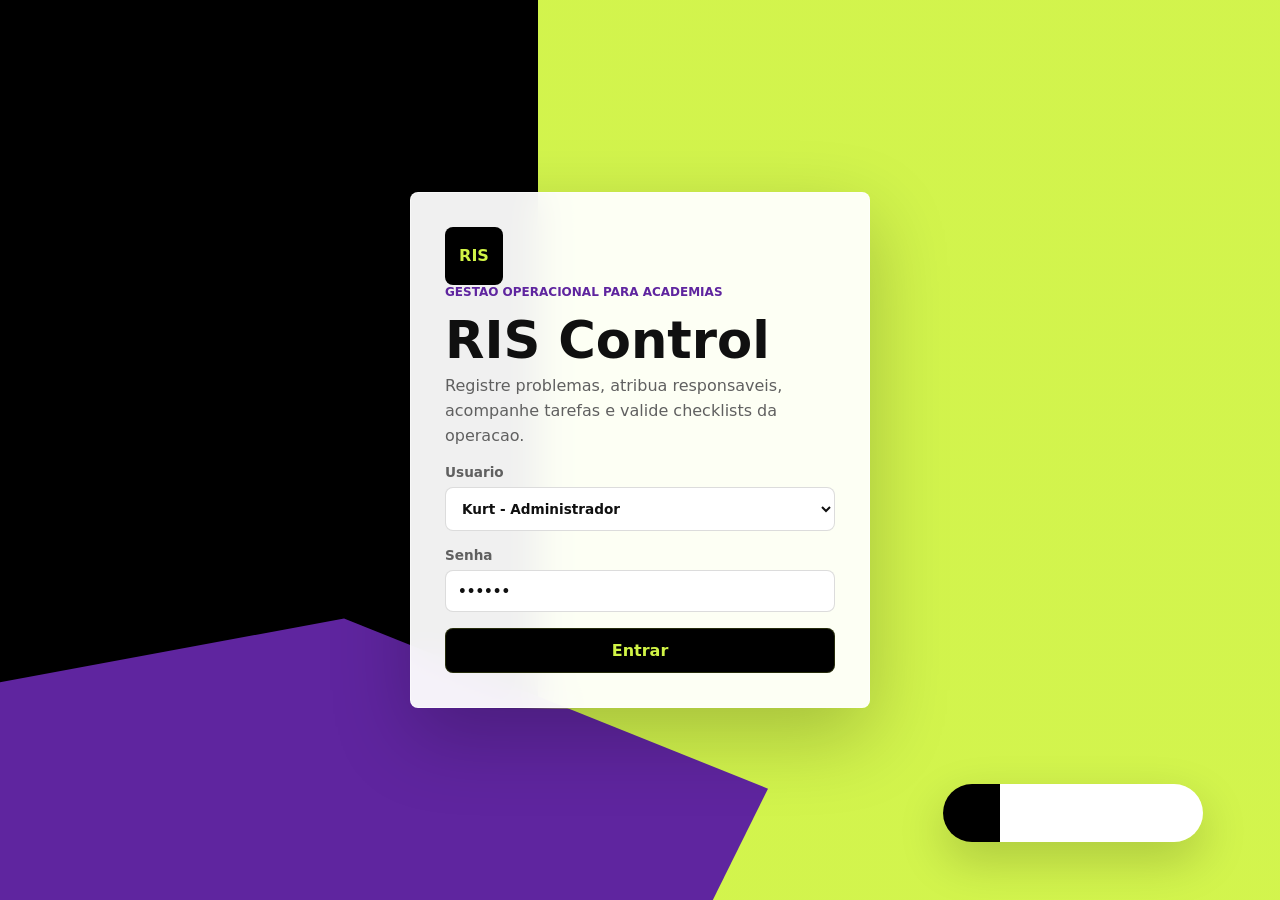
<file: index.html>
﻿<!doctype html>
<html lang="pt-BR">
  <head>
    <meta charset="utf-8">
    <meta http-equiv="refresh" content="0; url=ris-control.html">
    <meta name="viewport" content="width=device-width, initial-scale=1">
    <title>Sistema de Gestao Interna</title>
  </head>
  <body>
    <p><a href="ris-control.html">Abrir RIS Control</a></p>
  </body>
</html>
</file>
<file: ris-control.css>
:root {
  --bg: #000000;
  --panel: #ffffff;
  --panel-strong: #f4f6f1;
  --ink: #101010;
  --muted: #606060;
  --line: rgba(96, 96, 96, 0.22);
  --lime: #d1f446;
  --lime-soft: #efffc0;
  --purple: #5f259f;
  --purple-deep: #421773;
  --cool-gray: #606060;
  --dark-gray: #151515;
  --blue: #3e75a8;
  --amber: #b26a00;
  --red: #cf3c3c;
  --green: #d1f446;
  --green-strong: #9dc02b;
  --shadow: 0 28px 80px rgba(0, 0, 0, 0.22);
  font-family: Inter, ui-sans-serif, system-ui, -apple-system, BlinkMacSystemFont, "Segoe UI", sans-serif;
}

* {
  box-sizing: border-box;
}

body {
  margin: 0;
  min-height: 100vh;
  background: linear-gradient(135deg, #f7f8f5 0%, #eef1ec 56%, #ffffff 100%);
  color: var(--ink);
  overflow-x: hidden;
}

body::before {
  content: none;
}

body::after {
  content: none;
}

button,
input,
select,
textarea {
  font: inherit;
}

button {
  cursor: pointer;
}

.hidden {
  display: none !important;
}

.mobile-menu-button,
.mobile-menu-overlay {
  display: none;
}

.login-shell {
  position: relative;
  overflow: hidden;
  min-height: 100vh;
  display: grid;
  place-items: center;
  padding: 24px;
  background:
    linear-gradient(90deg, #000000 0 42%, rgba(209, 244, 70, 0.96) 42% 100%);
}

.login-shell::before {
  content: "";
  position: absolute;
  left: -12vw;
  bottom: -16vw;
  width: 72vw;
  height: 38vw;
  min-height: 320px;
  background: var(--purple);
  clip-path: polygon(0 19%, 54% 0, 100% 35%, 83% 100%, 0 100%);
}

.login-shell::after {
  content: "";
  position: absolute;
  right: 6vw;
  bottom: 58px;
  width: 260px;
  height: 58px;
  border-radius: 999px;
  background: linear-gradient(90deg, #000000 0 22%, #ffffff 22% 100%);
  box-shadow: 0 18px 48px rgba(0, 0, 0, 0.18);
}

.login-panel {
  position: relative;
  z-index: 1;
  width: min(460px, 100%);
  padding: 34px;
  border-radius: 8px;
  border: 1px solid rgba(255, 255, 255, 0.58);
  background: rgba(255, 255, 255, 0.94);
  box-shadow: var(--shadow);
  backdrop-filter: blur(18px);
}

.brand-mark {
  width: 58px;
  height: 58px;
  display: grid;
  place-items: center;
  border-radius: 8px;
  background: #000000;
  color: var(--lime);
  font-weight: 900;
  letter-spacing: 0;
}

.brand-mark.small {
  width: 42px;
  height: 42px;
  font-size: 0.8rem;
}

.eyebrow {
  margin: 0 0 8px;
  color: var(--purple);
  font-size: 0.75rem;
  font-weight: 800;
  letter-spacing: 0;
  text-transform: uppercase;
}

h1,
h2,
h3,
p {
  margin-top: 0;
}

.login-panel h1 {
  margin: 16px 0 8px;
  font-size: clamp(2rem, 7vw, 3.2rem);
  line-height: 1;
}

.login-copy {
  color: var(--muted);
  line-height: 1.55;
}

.login-form,
.dialog-card {
  display: grid;
  gap: 16px;
}

label {
  display: grid;
  gap: 7px;
  color: var(--muted);
  font-size: 0.85rem;
  font-weight: 700;
}

input,
select,
textarea {
  width: 100%;
  border: 1px solid var(--line);
  border-radius: 8px;
  padding: 12px;
  background: #ffffff;
  color: var(--ink);
  outline: none;
}

textarea {
  resize: vertical;
}

input:focus,
select:focus,
textarea:focus {
  border-color: var(--lime);
  box-shadow: 0 0 0 3px rgba(209, 244, 70, 0.35);
}

.primary-action,
.ghost-action,
.text-action,
.icon-action {
  border: 0;
  border-radius: 8px;
  font-weight: 800;
}

.primary-action {
  padding: 13px 18px;
  background: #000000;
  color: var(--lime);
  box-shadow: inset 0 0 0 1px rgba(209, 244, 70, 0.18);
}

.primary-action:hover {
  background: var(--purple);
  color: #ffffff;
}

.ghost-action {
  padding: 12px 14px;
  background: rgba(96, 96, 96, 0.12);
  color: var(--ink);
}

.text-action {
  padding: 8px 0;
  background: transparent;
  color: var(--purple);
}

.icon-action {
  width: 38px;
  height: 38px;
  background: var(--panel-strong);
  color: var(--ink);
  font-size: 1.4rem;
  line-height: 1;
}

.compact {
  padding: 10px 13px;
}

.app-shell {
  position: relative;
  min-height: 100vh;
  display: grid;
  grid-template-columns: 260px 1fr;
  background: linear-gradient(135deg, #f7f8f5 0%, #eef1ec 58%, #ffffff 100%);
}

.app-shell::before {
  content: none;
}

.app-shell::after {
  content: none;
}

.sidebar {
  z-index: 1;
  position: sticky;
  top: 0;
  height: 100vh;
  padding: 22px;
  border-right: 1px solid rgba(255, 255, 255, 0.12);
  background: #000000;
  color: #ffffff;
  display: flex;
  flex-direction: column;
  gap: 24px;
}

.side-brand {
  display: flex;
  align-items: center;
  gap: 12px;
}

.side-brand strong,
.side-brand small {
  display: block;
}

.side-brand small {
  color: rgba(255, 255, 255, 0.58);
}

.side-nav {
  display: grid;
  gap: 8px;
}

.nav-item {
  min-height: 44px;
  border: 0;
  border-radius: 8px;
  padding: 0 14px;
  text-align: left;
  background: transparent;
  color: rgba(255, 255, 255, 0.66);
  font-weight: 800;
}

.nav-item.active,
.nav-item:hover {
  background: var(--lime);
  color: #000000;
}

.main-panel {
  position: relative;
  z-index: 1;
  padding: 24px;
}

.topbar {
  position: relative;
  z-index: 50;
  display: flex;
  justify-content: space-between;
  align-items: center;
  gap: 16px;
  margin-bottom: 22px;
  padding: 18px;
  border: 1px solid rgba(96, 96, 96, 0.14);
  border-radius: 8px;
  background: rgba(255, 255, 255, 0.86);
  box-shadow: 0 12px 36px rgba(0, 0, 0, 0.08);
  backdrop-filter: blur(20px);
}

.topbar h2 {
  margin: 0;
  font-size: clamp(1.7rem, 4vw, 2.8rem);
}

.topbar-actions {
  display: flex;
  gap: 10px;
  align-items: center;
}

.view {
  display: none;
}

.active-view {
  display: block;
}

.action-menu,
.profile-menu {
  position: relative;
  z-index: 60;
}

.create-action {
  background: #000000;
  color: var(--lime);
  font-size: 1.25rem;
  box-shadow: inset 0 0 0 1px rgba(209, 244, 70, 0.3);
}

.action-menu-list,
.profile-menu-list {
  position: absolute;
  z-index: 100;
  top: calc(100% + 10px);
  right: 0;
  width: 190px;
  padding: 8px;
  border: 1px solid var(--line);
  border-radius: 8px;
  background: #ffffff;
  box-shadow: var(--shadow);
}

.action-menu-list {
  top: 0;
  left: calc(100% + 10px);
  right: auto;
}

.action-menu-list button,
.profile-menu-list button {
  width: 100%;
  border: 0;
  border-radius: 8px;
  padding: 9px 10px;
  background: transparent;
  color: var(--ink);
  text-align: left;
}

.action-menu-list button:hover,
.profile-menu-list button:hover {
  background: var(--lime);
}

.action-menu-list span,
.action-menu-list strong {
  display: block;
}

.action-menu-list span {
  margin-bottom: 2px;
  color: var(--muted);
  font-size: 0.68rem;
  font-weight: 900;
  text-transform: uppercase;
}

.action-menu-list strong {
  font-size: 0.86rem;
}

.profile-button {
  width: 38px;
  height: 38px;
  border: 1px solid rgba(0, 0, 0, 0.08);
  border-radius: 999px;
  background: #ffffff;
  color: var(--purple);
  font-weight: 900;
}

.profile-summary {
  padding: 12px;
  border-bottom: 1px solid var(--line);
}

.profile-summary strong,
.profile-summary span {
  display: block;
}

.profile-summary span {
  margin-top: 4px;
  color: var(--muted);
  font-size: 0.82rem;
  font-weight: 800;
}

.metric-grid {
  display: grid;
  grid-template-columns: repeat(4, minmax(0, 1fr));
  gap: 14px;
  margin-bottom: 18px;
}

.metric-card,
.panel,
.record-card,
.checklist-card {
  border: 1px solid var(--line);
  border-radius: 8px;
  background: var(--panel);
  box-shadow: 0 18px 46px rgba(0, 0, 0, 0.12);
}

.metric-card {
  position: relative;
  overflow: hidden;
  padding: 18px;
}

.metric-card::after {
  content: "";
  position: absolute;
  inset: auto -18px -28px auto;
  width: 130px;
  height: 74px;
  background: var(--lime);
  clip-path: polygon(12% 22%, 100% 0, 86% 76%, 26% 100%, 0 64%);
  opacity: 0.86;
}

.metric-card:nth-child(2)::after {
  background: var(--purple);
}

.metric-card:nth-child(3)::after {
  background: var(--cool-gray);
}

.metric-card span {
  display: block;
  color: var(--muted);
  font-size: 0.84rem;
  font-weight: 800;
}

.metric-card strong {
  display: block;
  margin-top: 8px;
  font-size: 2.2rem;
}

.metric-card.danger strong {
  color: var(--red);
}

.metric-card.ok strong {
  color: var(--purple);
}

.content-grid {
  display: grid;
  grid-template-columns: minmax(0, 1fr) minmax(0, 1fr);
  gap: 18px;
}

.panel {
  position: relative;
  overflow: hidden;
  padding: 18px;
}

.panel::before,
.record-card::before,
.checklist-card::before {
  content: "";
  position: absolute;
  top: 0;
  left: 0;
  width: 100%;
  height: 5px;
  background: linear-gradient(90deg, var(--lime), var(--purple), var(--cool-gray));
}

.panel h3 {
  margin-bottom: 12px;
}

.panel-head {
  display: flex;
  justify-content: space-between;
  align-items: center;
  gap: 12px;
  margin-bottom: 12px;
}

.panel-head h3 {
  margin: 0;
}

.item-list,
.record-list,
.audit-list,
.breakdown-list {
  display: grid;
  gap: 12px;
}

.mini-item {
  position: relative;
  overflow: hidden;
  border: 0;
  display: grid;
  gap: 6px;
  padding: 12px;
  border-radius: 8px;
  background: #f7f7f7;
  color: var(--ink);
  text-align: left;
}

.mini-item::before {
  content: "";
  position: absolute;
  inset: 0 auto 0 0;
  width: 5px;
  background: var(--lime);
}

.mini-item strong {
  line-height: 1.25;
}

.mini-item span,
.muted {
  color: var(--muted);
  font-size: 0.86rem;
}

.toolbar {
  display: flex;
  gap: 12px;
  margin-bottom: 16px;
  align-items: end;
  flex-wrap: wrap;
}

.split-toolbar {
  justify-content: space-between;
  align-items: center;
  padding: 16px;
  border: 1px solid rgba(96, 96, 96, 0.14);
  border-radius: 8px;
  background: rgba(255, 255, 255, 0.86);
  box-shadow: 0 12px 36px rgba(0, 0, 0, 0.08);
  backdrop-filter: blur(20px);
}

.split-toolbar > label {
  margin-right: auto;
}

.split-toolbar h3 {
  margin: 0;
}

.toolbar label {
  min-width: 210px;
}

.record-card {
  position: relative;
  overflow: hidden;
  padding: 16px;
  display: grid;
  gap: 12px;
}

.user-card::before {
  background: linear-gradient(90deg, var(--purple), var(--lime), var(--cool-gray));
}

.record-top {
  display: flex;
  justify-content: space-between;
  gap: 14px;
}

.record-top h3 {
  margin-bottom: 4px;
}

.record-actions,
.pill-row,
.dialog-actions {
  display: flex;
  gap: 8px;
  flex-wrap: wrap;
  align-items: center;
}

.pill {
  display: inline-flex;
  align-items: center;
  min-height: 28px;
  border-radius: 999px;
  padding: 4px 10px;
  background: #eeeeee;
  color: var(--muted);
  font-size: 0.78rem;
  font-weight: 900;
}

.pill.red {
  color: var(--red);
  background: #ffe8e8;
}

.pill.amber {
  color: var(--amber);
  background: #fff2db;
}

.pill.blue {
  color: var(--blue);
  background: #e7f2f8;
}

.pill.green {
  color: #000000;
  background: var(--lime);
}

.checklist-grid {
  display: grid;
  grid-template-columns: repeat(3, minmax(0, 1fr));
  gap: 16px;
}

.checklist-card {
  position: relative;
  overflow: hidden;
  padding: 16px;
}

.checklist-card h3 {
  margin-bottom: 8px;
}

.check-item {
  display: flex;
  align-items: flex-start;
  gap: 10px;
  padding: 10px 0;
  border-top: 1px solid var(--line);
}

.check-item input {
  width: 18px;
  height: 18px;
  margin-top: 2px;
  accent-color: var(--purple);
}

.check-progress {
  height: 8px;
  border-radius: 999px;
  background: var(--panel-strong);
  overflow: hidden;
  margin: 12px 0;
}

.check-progress span {
  display: block;
  height: 100%;
  background: linear-gradient(90deg, var(--lime), var(--purple));
}

.audit-entry,
.breakdown-row {
  display: flex;
  justify-content: space-between;
  gap: 12px;
  padding: 12px;
  border-radius: 8px;
  background: #f6f6f6;
}

.audit-entry {
  display: grid;
}

.audit-panel {
  margin-top: 18px;
}

.settings-panel {
  display: grid;
  align-content: start;
  gap: 10px;
}

.danger-action {
  justify-self: start;
  color: var(--red);
}

dialog {
  width: min(760px, calc(100% - 24px));
  border: 0;
  border-radius: 8px;
  padding: 0;
  box-shadow: var(--shadow);
}

dialog::backdrop {
  background: rgba(0, 0, 0, 0.72);
}

.dialog-card {
  padding: 20px;
  background: #ffffff;
}

.dialog-head {
  display: flex;
  justify-content: space-between;
  align-items: start;
  gap: 16px;
}

.dialog-head h3 {
  margin: 0;
  font-size: 1.5rem;
}

.form-grid {
  display: grid;
  grid-template-columns: repeat(2, minmax(0, 1fr));
  gap: 12px;
}

.detail-section {
  display: grid;
  gap: 12px;
}

.detail-grid {
  display: grid;
  grid-template-columns: repeat(2, minmax(0, 1fr));
  gap: 12px;
}

.field-box {
  padding: 12px;
  border-radius: 8px;
  background: #f6f6f6;
}

.field-box span {
  display: block;
  margin-bottom: 4px;
  color: var(--muted);
  font-size: 0.78rem;
  font-weight: 900;
  text-transform: uppercase;
}

.timeline-block {
  padding-top: 12px;
  border-top: 1px solid var(--line);
}

.timeline-list {
  display: grid;
  gap: 12px;
}

.timeline-entry {
  position: relative;
  display: grid;
  grid-template-columns: 18px 1fr;
  gap: 10px;
}

.timeline-entry:not(:last-child)::after {
  content: "";
  position: absolute;
  left: 8px;
  top: 20px;
  bottom: -12px;
  width: 2px;
  background: #eeeeee;
}

.timeline-dot {
  position: relative;
  z-index: 1;
  width: 18px;
  height: 18px;
  border: 3px solid #ffffff;
  border-radius: 999px;
  background: var(--cool-gray);
  box-shadow: 0 0 0 1px var(--line);
}

.timeline-dot.created {
  background: var(--lime);
}

.timeline-dot.status_changed,
.timeline-dot.task_created,
.timeline-dot.managed {
  background: var(--purple);
}

.timeline-dot.management_note {
  background: #000000;
}

.timeline-dot.reopened {
  background: var(--amber);
}

.timeline-dot.evidence_added {
  background: var(--blue);
}

.timeline-entry strong,
.timeline-entry p,
.timeline-entry small {
  display: block;
}

.timeline-entry p {
  margin: 4px 0;
  color: var(--muted);
  line-height: 1.4;
}

.timeline-entry small {
  color: var(--muted);
  font-size: 0.78rem;
  font-weight: 800;
}

.permission-note {
  padding: 12px;
  border-radius: 8px;
  background: #f6f6f6;
  color: var(--muted);
  font-size: 0.88rem;
  line-height: 1.45;
}

.permission-note strong {
  color: var(--purple);
}

.empty-state {
  padding: 20px;
  border: 1px dashed var(--line);
  border-radius: 8px;
  color: var(--muted);
  text-align: center;
}

.app-footer {
  display: flex;
  justify-content: space-between;
  align-items: center;
  gap: 16px;
  margin-top: 28px;
  padding: 18px 4px 6px;
  color: var(--muted);
  font-size: 0.84rem;
}

.app-footer strong,
.app-footer span {
  display: block;
}

.app-footer strong {
  color: var(--ink);
  font-size: 0.94rem;
}

.footer-meta {
  display: flex;
  gap: 12px;
  text-align: right;
}

@media (max-width: 980px) {
  .app-shell {
    grid-template-columns: 1fr;
    background: linear-gradient(135deg, #f7f8f5 0%, #eef1ec 58%, #ffffff 100%);
  }

  .mobile-menu-button {
    position: fixed;
    z-index: 120;
    left: 16px;
    bottom: 16px;
    width: 52px;
    height: 52px;
    border: 1px solid rgba(209, 244, 70, 0.32);
    border-radius: 999px;
    background: #000000;
    box-shadow: 0 18px 42px rgba(0, 0, 0, 0.28);
    display: grid;
    place-content: center;
    gap: 4px;
  }

  .mobile-menu-button span {
    display: block;
    width: 20px;
    height: 2px;
    border-radius: 99px;
    background: var(--lime);
  }

  .mobile-menu-overlay {
    position: fixed;
    z-index: 90;
    inset: 0;
    display: block;
    background: rgba(0, 0, 0, 0.42);
  }

  .sidebar {
    position: fixed;
    z-index: 110;
    inset: auto 16px 80px 16px;
    height: auto;
    max-height: min(76vh, 560px);
    overflow-y: auto;
    border: 1px solid rgba(255, 255, 255, 0.12);
    border-radius: 8px;
    box-shadow: var(--shadow);
    transform: translateY(calc(100% + 100px));
    transition: transform 180ms ease;
  }

  .app-shell.mobile-menu-open .sidebar {
    transform: translateY(0);
  }

  .side-nav {
    grid-template-columns: 1fr;
  }

  .nav-item {
    text-align: left;
    padding: 0 14px;
  }

  .metric-grid,
  .content-grid,
  .checklist-grid {
    grid-template-columns: repeat(2, minmax(0, 1fr));
  }
}

@media (max-width: 640px) {
  .main-panel,
  .login-panel {
    padding: 16px;
  }

  .topbar,
  .record-top,
  .split-toolbar {
    align-items: stretch;
    flex-direction: column;
  }

  .split-toolbar > button {
    width: 100%;
  }

  .topbar-actions {
    width: auto;
    flex-wrap: nowrap;
  }

  .topbar-actions button {
    flex: initial;
  }

  .action-menu-list,
  .profile-menu-list {
    top: calc(100% + 10px);
    left: 0;
    right: auto;
  }

  .side-nav,
  .metric-grid,
  .content-grid,
  .checklist-grid,
  .form-grid,
  .detail-grid {
    grid-template-columns: 1fr;
  }

  .toolbar label {
    min-width: 100%;
  }

  .app-footer {
    align-items: flex-start;
    flex-direction: column;
  }

  .footer-meta {
    text-align: left;
  }
}
</file>
